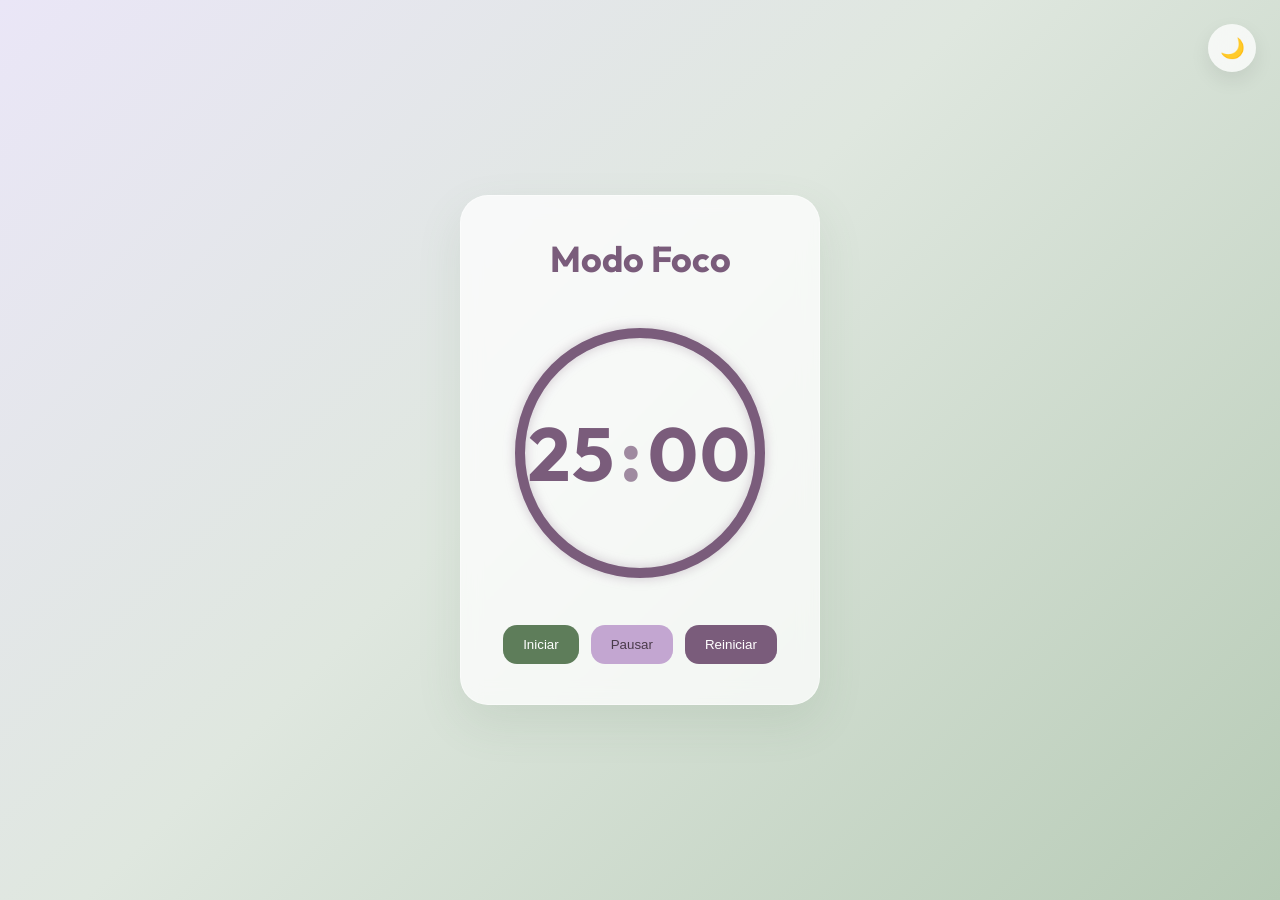
<file: index.html>
<!DOCTYPE html>
<html lang="pt-BR">
<head>
  <meta charset="UTF-8">
  <meta name="viewport" content="width=device-width, initial-scale=1.0">

  <title>Lumora Timer</title>

<link rel="preconnect" href="https://fonts.googleapis.com">
  
  <link
    rel="preconnect"
    href="https://fonts.gstatic.com"
    crossorigin
  >

  <link
    href="https://fonts.googleapis.com/css2?family=Outfit:wght@300;400;500;600;700&display=swap"
    rel="stylesheet"
  >

  <link rel="stylesheet" href="css/style.css">
</head>
<body>

<button class="theme-toggle">🌙</button>

  <main class="timer-app">
    <section class="timer-card" aria-labelledby="timer-title">

      <h1 id="timer-title">Modo Foco</h1>

      <div class="timer-container">

        <svg class="progress-ring" viewBox="0 0 280 280">

          <circle class="progress-background" cx="140" cy="140" r="120"></circle>

          <circle class="progress" cx="140" cy="140" r="120"></circle>
        </svg>

        <div class="timer">

          <div class="picker-wrapper">

          <span class="time-unit minutes" tabindex="0">25</span>
          <div class="picker minutes-picker"></div>
        </div>

          <span class="separator">:</span>

          <div class="picker-wrapper">
          <span class="time-unit seconds" tabindex="0">00</span>
          <div class="picker seconds-picker"></div>
        </div>

      </div>

    </div>

      <p class="finished-message" aria-live="polite">Tempo finalizado!</p>

      <div class="buttons">
        <button class="start">Iniciar</button>
        <button class="pause">Pausar</button>
        <button class="reset">Reiniciar</button>
      </div>

    </section>
  </main>

  <script src="js/script.js"></script>

</body>
</html>
</file>
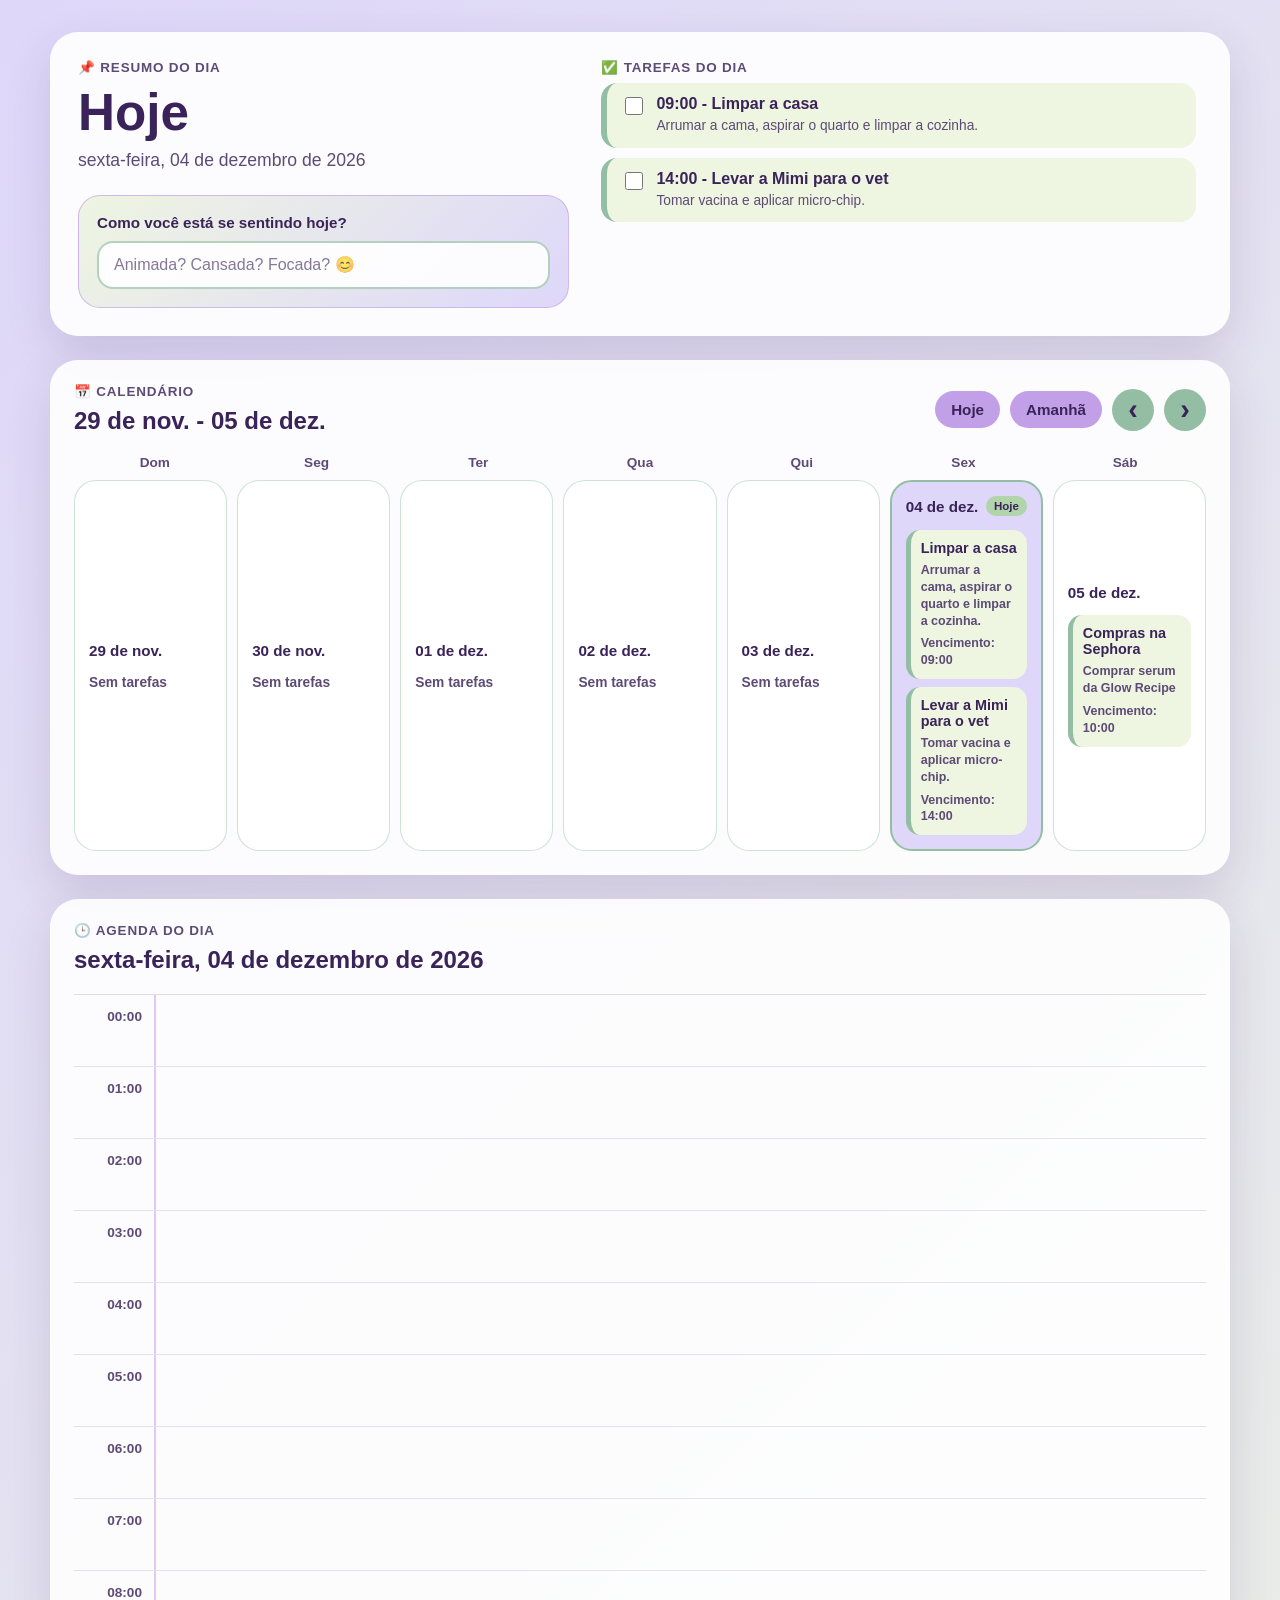
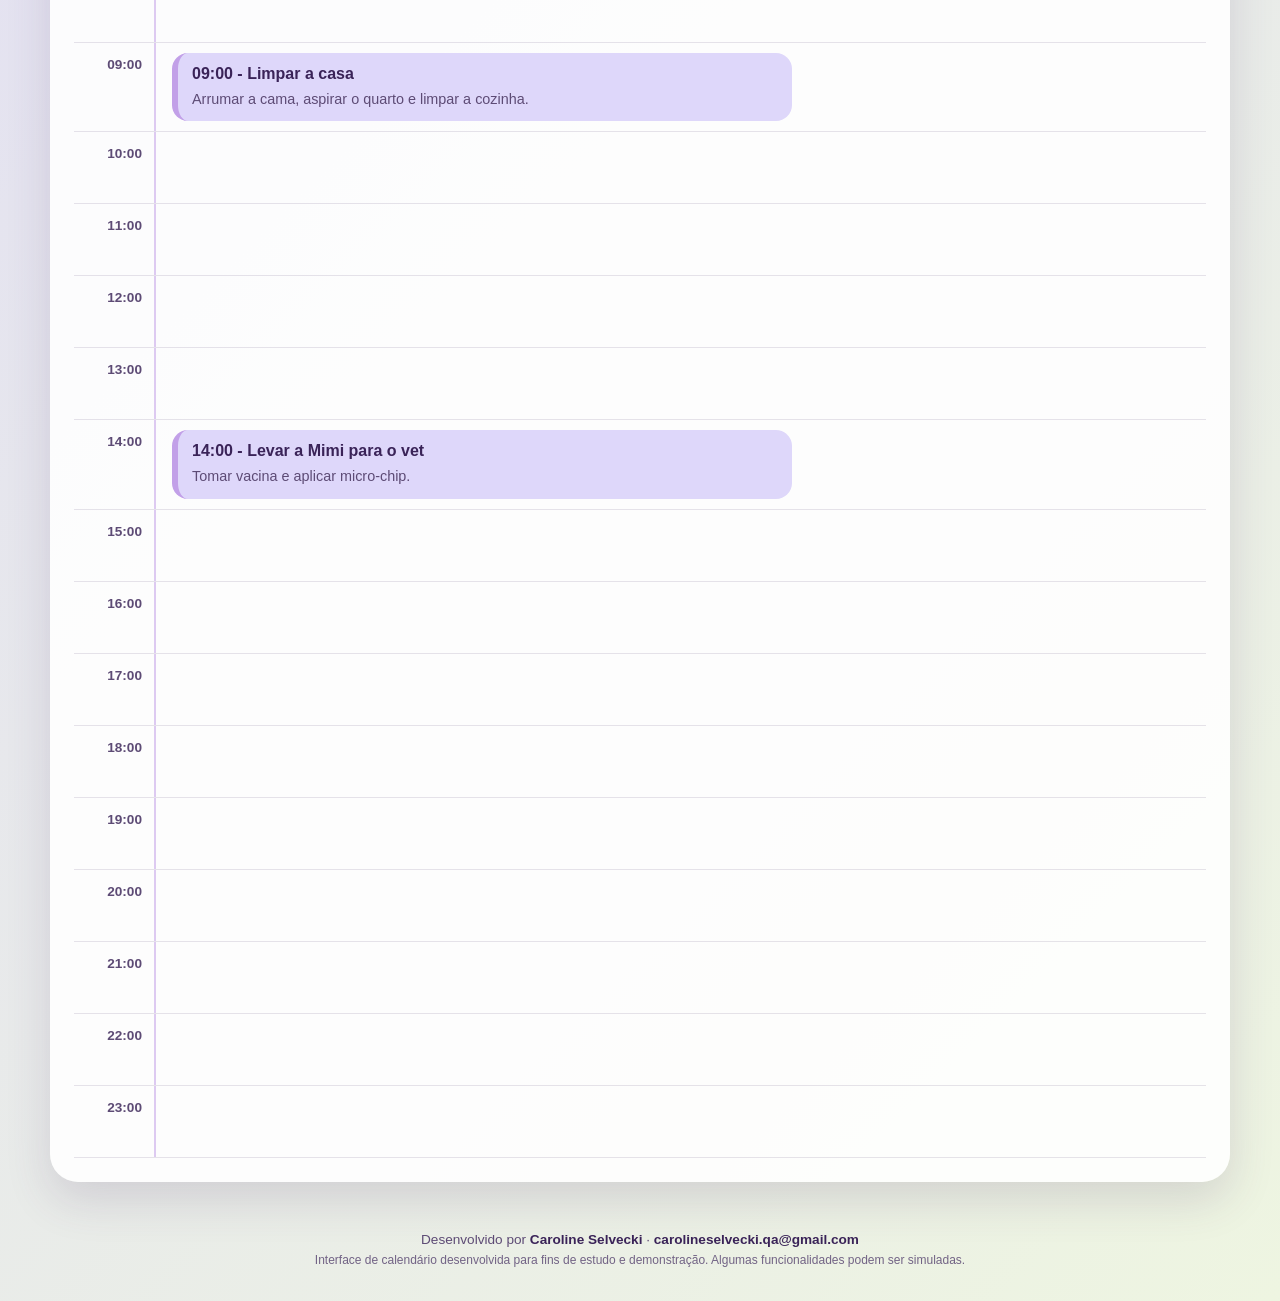
<file: src/src-caroline-calendario/index.html>
<!DOCTYPE html>
<html lang="pt-BR">
<head>

  <meta charset="UTF-8" />
  <meta name="viewport" content="width=device-width, initial-scale=1.0" />

  <title>Calendário Lumora</title>


  <link rel="stylesheet" href="styles.css" />
</head>
<body>
  <main class="calendar-app">
    <!-- selected day summary, mood input and expected tasks -->
    <section class="day-summary">
      <div>
        <!-- Selected day title and full date -->
        <p class="summary-label">📌 Resumo do dia</p>
        <h1 id="summaryTitle">Hoje</h1>
        <p id="summaryFullDate"></p>

        <!-- Mood input -->
        <div class="mood-box">
          <label for="moodInput">Como você está se sentindo hoje?</label>
          <input
            type="text"
            id="moodInput"
            placeholder="Animada? Cansada? Focada? 😊"
            maxlength="120"
          />
        </div>
      </div>

      <!-- Task summary for the selected day -->
      <div class="summary-tasks">
        <p class="summary-label">✅ Tarefas do dia</p>
        <ul id="summaryTasks"></ul>
      </div>
    </section>

    <!-- Weekly calendar section -->
    <section class="calendar-card">
      <header class="calendar-header">
        <div>
          <!-- week range -->
          <p class="summary-label">📅 Calendário</p>
          <h2 id="weekRange"></h2>
        </div>

        <!-- Calendar navigation -->
        <div class="calendar-actions">
          <button id="todayButton" type="button">Hoje</button>
          <button id="tomorrowButton" type="button">Amanhã</button>
          <button id="previousWeekButton" class="arrow-button" type="button">‹</button>
          <button id="nextWeekButton" class="arrow-button" type="button">›</button>
        </div>
      </header>

      <!-- Weekdays -->
      <div class="calendar-weekdays">
        <span>Dom</span>
        <span>Seg</span>
        <span>Ter</span>
        <span>Qua</span>
        <span>Qui</span>
        <span>Sex</span>
        <span>Sáb</span>
      </div>

      <!-- Calendar days in JS -->
      <div id="calendarGrid" class="calendar-grid"></div>
    </section>

    <!-- Full day agenda with 24-hour -->
    <section class="agenda-card">
      <header class="agenda-header">
        <div>
          <p class="summary-label">🕒 Agenda do dia</p>
          <h2 id="agendaTitle"></h2>
        </div>
      </header>

      <!-- Hour rows are created dynamically in JS -->
      <div id="agendaTimeline" class="agenda-timeline"></div>
    </section>
  </main>

  <!-- Footer e minha assinatura do projeto -->
  <footer class="app-footer">
    <p>
      Desenvolvido por <strong>Caroline Selvecki</strong> ·
      <a href="mailto:carolineselvecki@gmail.com">carolineselvecki.qa@gmail.com</a>
    </p>
    <p class="footer-note">
      Interface de calendário desenvolvida para fins de estudo e demonstração. Algumas funcionalidades podem ser simuladas.
    </p>
  </footer>

  <script src="script.js" defer></script>
</body>
</html>
</file>
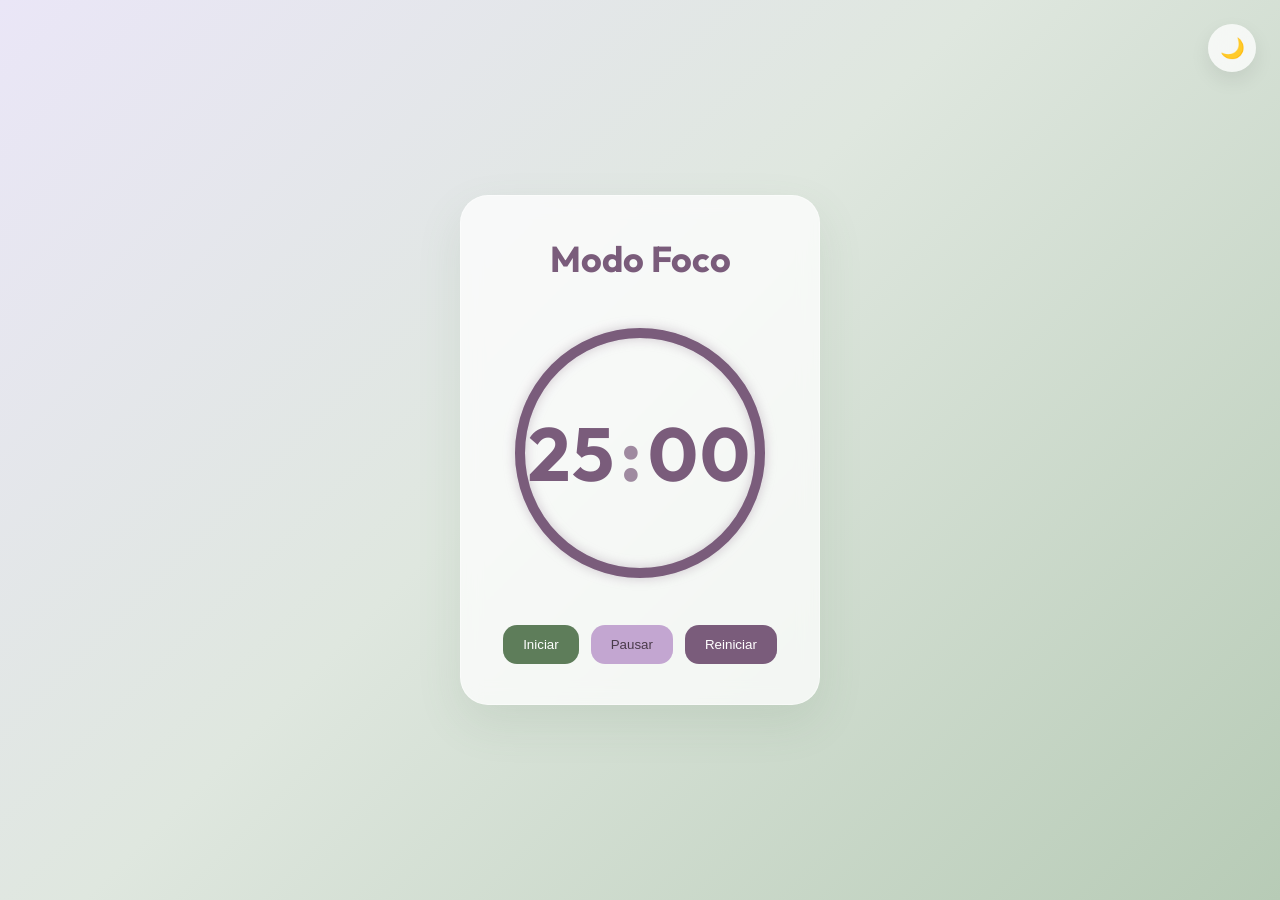
<file: src/timer/index.html>
<!DOCTYPE html>
<html lang="pt-BR">
<head>
  <meta charset="UTF-8">
  <meta name="viewport" content="width=device-width, initial-scale=1.0">
  <title>Lumora Timer</title>

  <!-- Fonte Outfit -->
  <link rel="preconnect" href="https://fonts.googleapis.com">
  <link rel="preconnect" href="https://fonts.gstatic.com" crossorigin>
  <link
    href="https://fonts.googleapis.com/css2?family=Outfit:wght@300;400;500;600;700&display=swap"
    rel="stylesheet"
  >

  <link rel="stylesheet" href="css/style.css">
</head>
<body>

  <!-- Botão de tema -->
  <button class="theme-toggle">🌙</button>

  <main class="timer-app">
    <section class="timer-card" aria-labelledby="timer-title">

      <h1 id="timer-title">Modo Foco</h1>

      <div class="timer-container">

        <!-- Anel de progresso -->
        <svg class="progress-ring" viewBox="0 0 280 280">
          <circle class="progress-background" cx="140" cy="140" r="120"></circle>
          <circle class="progress" cx="140" cy="140" r="120"></circle>
        </svg>

        <!-- Timer com opções de alteração do tempo -->
        <div class="timer">

          <div class="picker-wrapper">
            <span class="time-unit minutes" tabindex="0">25</span>
            <div class="picker minutes-picker"></div>
          </div>

          <span class="separator">:</span>

          <div class="picker-wrapper">
            <span class="time-unit seconds" tabindex="0">00</span>
            <div class="picker seconds-picker"></div>
          </div>

        </div>

      </div>

      <p class="finished-message" aria-live="polite">Tempo finalizado!</p>

      <!-- Botões -->
      <div class="buttons">
        <button class="start">Iniciar</button>
        <button class="pause">Pausar</button>
        <button class="reset">Reiniciar</button>
      </div>

    </section>
  </main>

  <script src="js/script.js"></script>

</body>
</html>
</file>
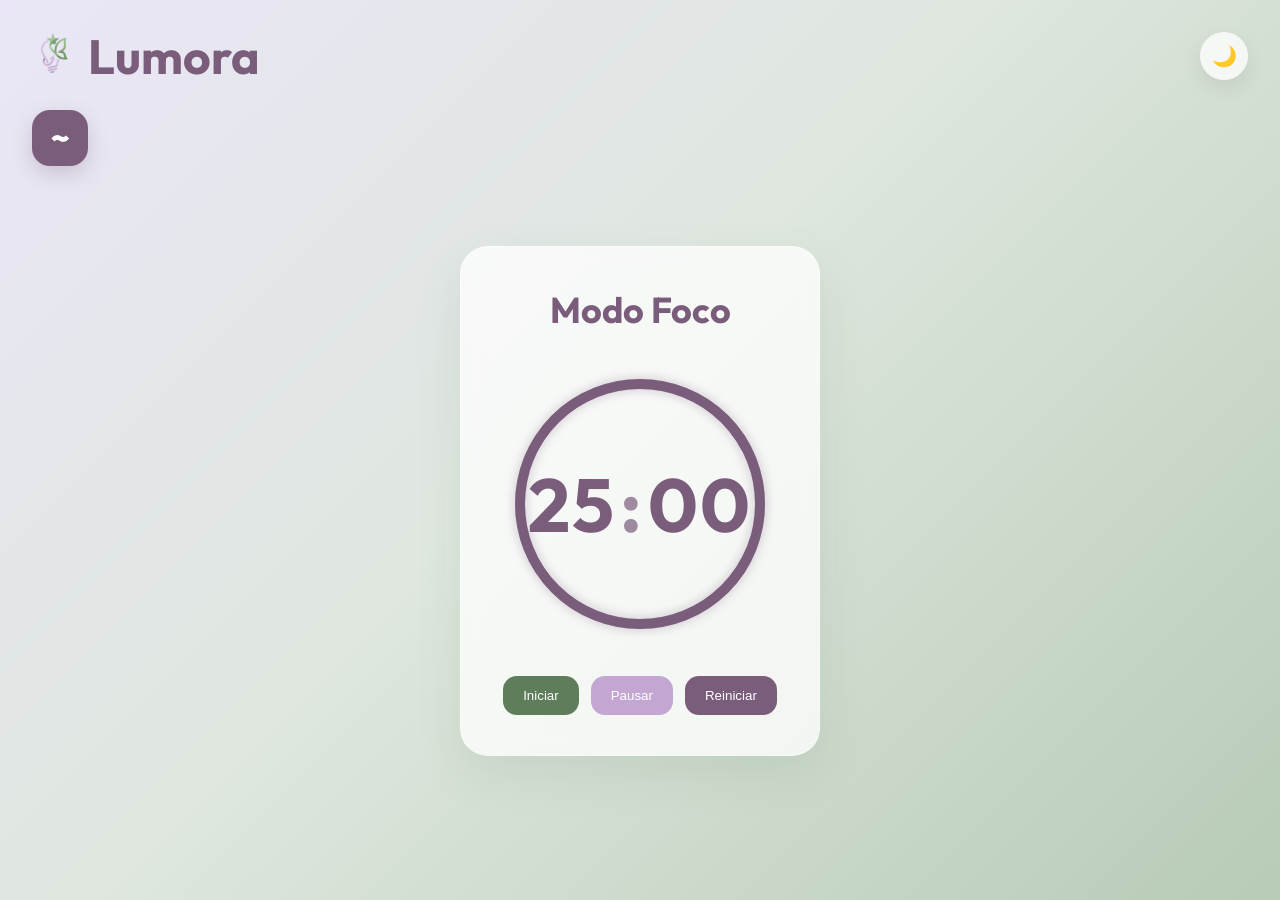
<file: src/aplicacao/timer/index.html>
<!DOCTYPE html>
<html lang="pt-BR">
<head>
  <meta charset="UTF-8">
  <meta name="viewport" content="width=device-width, initial-scale=1.0">
  <title>Lumora Timer</title>

  <!-- Fonte Outfit -->
  <link rel="preconnect" href="https://fonts.googleapis.com">
  <link rel="preconnect" href="https://fonts.gstatic.com" crossorigin>
  <link
    href="https://fonts.googleapis.com/css2?family=Outfit:wght@300;400;500;600;700&display=swap"
    rel="stylesheet"
  >

  <link rel="stylesheet" href="css/style.css">
</head>

<body class="timer-page">

  <!-- Topo -->
   <header class="top-bar">

    <div class="logo-area">
      <img src="../src/img/logo.png" alt="Logo Lumora" class="logo">
      <h2 class="logo-title">Lumora</h2>
    </div>

    <!-- Botão tema -->
     <button class="theme-toggle">🌙</button>

   </header>

   <!-- Botão voltar -->
   <a href="../to-do-list/index.html" class="back-button">~</a> 
     
  <!-- Timer -->
  <main class="timer-app">
    <section class="timer-card" aria-labelledby="timer-title">

      <h1 id="timer-title">Modo Foco</h1>

      <div class="timer-container">

        <!-- Anel de progresso -->
        <svg class="progress-ring" viewBox="0 0 280 280">
          <circle class="progress-background" cx="140" cy="140" r="120"></circle>
          <circle class="progress" cx="140" cy="140" r="120"></circle>
        </svg>

        <!-- Timer com opções de alteração do tempo -->
        <div class="timer">

          <div class="picker-wrapper">
            <span class="time-unit minutes" tabindex="0">25</span>
            <div class="picker minutes-picker"></div>
          </div>

          <span class="separator">:</span>

          <div class="picker-wrapper">
            <span class="time-unit seconds" tabindex="0">00</span>
            <div class="picker seconds-picker"></div>
          </div>

        </div>

      </div>

      <p class="finished-message" aria-live="polite">Tempo finalizado!</p>

      <!-- Botões -->
      <div class="buttons">
        <button class="start">Iniciar</button>
        <button class="pause">Pausar</button>
        <button class="reset">Reiniciar</button>
      </div>

    </section>
  </main>

  <script src="js/script.js"></script>

</body>
</html>
</file>
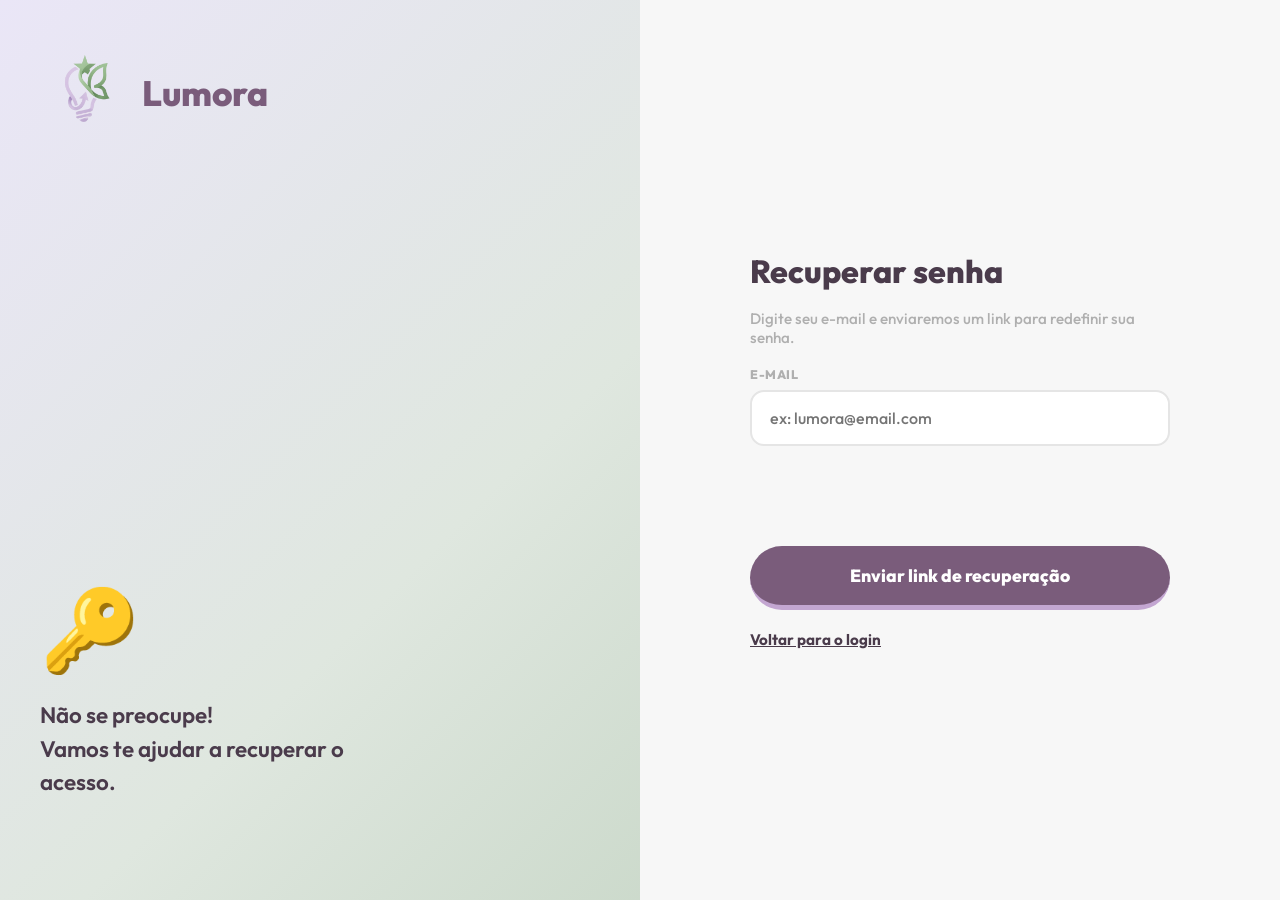
<file: src/aplicacao/login/recuperar-senha.html>
<!doctype html>
<html lang="pt-br">
<head>
  <meta charset="UTF-8" />
  <meta name="viewport" content="width=device-width, initial-scale=1.0" />
  <title>Lumora - Recuperar Senha</title>
  <link rel="preconnect" href="https://fonts.googleapis.com">
  <link href="https://fonts.googleapis.com/css2?family=Outfit:wght@400;600;800&display=swap" rel="stylesheet">
  <link rel="stylesheet" href="style.css">
</head>
<body>

  <div class="container">

    <div class="left-panel">
      <div class="brand">
        <img src="../src/img/logo.png" alt="Logo Lumora" class="logo">
        <span class="brand-name">Lumora</span>
      </div>
      <div class="illustration">
        <div class="emoji-illustration">🔑</div>
        <p class="illustration-text">Não se preocupe!<br>Vamos te ajudar a recuperar o acesso.</p>
      </div>
    </div>

    <div class="right-panel">
      <div class="form-wrapper">

        <h1 class="form-title">Recuperar senha</h1>
        <p class="form-subtitle">Digite seu e-mail e enviaremos um link para redefinir sua senha.</p>

        <div class="form-group">
          <label for="email">E-MAIL</label>
          <input type="email" id="email" placeholder="ex: lumora@email.com" />
        </div>

        <p class="error-msg" id="error-msg"></p>
        <p class="success-msg" id="success-msg"></p>

        <button class="btn-primary" id="btn-recuperar">Enviar link de recuperação</button>

        <div class="form-links">
          <a href="index.html">Voltar para o login</a>
        </div>

      </div>
    </div>

  </div>

  <script src="recuperar-senha.js"></script>
</body>
</html>
</file>
<file: css/style.css>
:root {
  --partician-purple: #7A5C7B;
  --sheer-lilac: #C3A6D1;
  --lavender-fog: #EAE6F7;
  --silt-green: #B7CBB6;
  --english-ivy: #5E7D5A;
  --text-main: #4A3B4B;
  --white: #ffffff;

  --bg-gradient-light:linear-gradient(
    135deg,
    var(--lavender-fog) 0%,
    #dfe7df 45%,
    var(--silt-green) 100%
  );

  --bg-dark:linear-gradient(
    135deg,
    #1f1c24 0%,
    #2a2433 50%,
    #1f2a25 100%
  );

  --card-dark:rgba(35,35,42,0.75);
  --text-dark:#f3eef7;
}

* {
  box-sizing: border-box;
}

body {
  margin: 0;
  min-height: 100vh;
  display: flex;
  align-items: center;
  justify-content: center;
  font-family: 'Outfit', sans-serif;
  background: var(--bg-gradient-light);
  transition: background 0.3s ease;
}

.timer-card {
  width: 360px;
  padding: 40px 32px;
  border-radius: 28px;
  background: rgba(255, 255, 255, 0.75);
  border: 1px solid rgba(255, 255, 255, 0.4);
  backdrop-filter: blur(10px);
  box-shadow: 0 18px 45px rgba(94, 125, 90, 0.12);
  text-align: center;
}

h1 {
  margin: 0 0 8px;
  color: var(--partician-purple);
  font-size: 36px;
}

.timer-container {
  position: relative;
  width: 280px;
  height: 280px;
  margin: 32px auto;
}

.progress-ring {
  width: 100%;
  height: 100%;
  transform: rotate(-90deg);
}

.progress-background,
.progress {
  fill: none;
  stroke-width: 10;
}

.progress-background {
  stroke: rgba(122, 92, 123, 0.15);
}

.progress {
  stroke: var(--partician-purple);
  stroke-linecap: round;
  stroke-dasharray: 754;
  stroke-dashoffset: 0;
  transition: stroke-dashoffset 1s linear;
  filter: drop-shadow(0 0 6px rgba(122, 92, 123, 0.35));
}

.timer {
  position: absolute;
  inset: 0;
  display: flex;
  align-items: center;
  justify-content: center;
  gap: 4px;
  color: var(--partician-purple);
  font-size: 75px;
  font-weight: bold;
  letter-spacing: 2px;
}

.separator {
  opacity: 0.7;
}

.picker-wrapper {
  position: relative;
}

.time-unit {
  min-width: 90px;
  text-align: center;
  border-radius: 16px;
  cursor: pointer;
  user-select: none;
  transition:
    background 0.2s ease,
    transform 0.2s ease;
}

.time-unit:hover {
  background: rgba(122, 92, 123, 0.08);
  transform: scale(1.03);
}

.time-unit:active {
  transform: scale(0.98);
}

.picker {
  position: absolute;
  top: 100%;
  left: 50%;
  transform: translateX(-50%);
  display: none;
  flex-direction: column;
  max-height: 180px;
  overflow-y: auto;
  padding: 8px;
  border-radius: 18px;
  background: rgba(255,255,255,0.92);
  backdrop-filter: blur(14px);
  box-shadow: 0 10px 30px rgba(0,0,0,0.12);
  z-index: 100;
}

.picker.show {
  display: flex;
}

.picker-option {
  padding: 10px 16px;
  border-radius: 12px;
  cursor: pointer;
  font-size: 18px;
  color: var(--text-main);
  transition: 0.2s;
}

.picker-option:hover {
  background: rgba(122,92,123,0.08);
}

.finished-message {
  display: none;
  margin-bottom: 24px;
  color: var(--english-ivy);
  font-size: 18px;
  font-weight: bold;
}

.buttons {
  display: flex;
  gap: 12px;
  justify-content: center;
}

button {
  padding: 12px 20px;
  border: none;
  border-radius: 14px;
  color: var(--white);
  cursor: pointer;
  transition: 0.2s;
}

button:hover {
  opacity: 0.9;
}

button:disabled {
  opacity: 0.7;
  cursor: not-allowed;
}

 button:focus-visible,
  .time-unit:focus-visible,
  .picker-option:focus-visible,
  .theme-toggle:focus-visible {
    outline: 3px solid rgba(122, 92, 123, 0.35);
    outline-offset: 4px;
  }

.start {
  background: var(--english-ivy);
}

.pause {
  background: var(--sheer-lilac);
  color: var(--text-main);
}

.reset {
  background: var(--partician-purple);
}

.theme-toggle {
  position:fixed;
  top: 24px;
  right:24px;
  width:48px;
  height:48px;
  border:none;
  border-radius:50%;
  display: flex;
  align-items: center;
  justify-content: center;
  font-size:20px;
  cursor:pointer;
  z-index: 1000;
  background:rgba(255,255,255,0.75);
  backdrop-filter:blur(12px);
  box-shadow: 0 8px 20px rgba(0,0,0,0.08);
  transition:
  transform 0.2s ease,
  background 0.3s ease;
}

.theme-toggle:hover {
  transform:scale(1.08);
}

body.dark {
  background:var(--bg-dark);
}

body.dark .timer-card {
  background:var(--card-dark);
  border:1px solid rgba(255,255,255,0.08);
}

body.dark h1,
body.dark .timer,
body.dark .separator,
body.dark .time-unit {
  color:var(--text-dark);
}

body.dark .progress-background {
  stroke:rgba(255,255,255,0.08);
}

body.dark .theme-toggle {
  background:rgba(255,255,255,0.08);
  color:white;
}

body.dark .time-unit:hover {
  background:rgba(255,255,255,0.06);
}

body.dark .picker {
  background: rgba(35,35,42,0.96);
}

body.dark .picker-option {
  color: white;
}

body.dark .picker-option:hover {
  background: rgba(255,255,255,0.08);
}

@media (max-width: 480px) {
  .timer-card {
    width: 92%;
    padding: 32px 20px;
  }

  .timer-container {
    width: 230px;
    height: 230px;
  }

  .timer {
    font-size: 58px;
  }

  h1 {
    font-size: 30px;
  }
  
  .buttons {
    flex-direction: column;
  }

  button {
    width: 100%;
  }
}
</file>
<file: src/src-caroline-calendario/styles.css>
/* Color palette and reusable values */
:root {
  --mystic-mauve: #C2A0E8;
  --calming-purple: #DED7FA;
  --loafer: #EEF5E1;
  --green-tint: #B2D4AB;
  --shiny-pale-green: #93BEA4;
  --text-main: #2f2142;
  --text-muted: #5d4b75;
  --dark-purple: #3a2358;
  --white: #ffffff;
}

/* Makes sizing easier to control */
* {
  box-sizing: border-box;
}

/* Page background and default font */
body {
  margin: 0;
  min-height: 100vh;
  font-family: Arial, Helvetica, sans-serif;
  color: var(--text-main);
  background: linear-gradient(135deg, var(--calming-purple), var(--loafer));
}

/* Main page wrapper */
.calendar-app {
  width: min(1180px, calc(100% - 32px));
  margin: 0 auto;
  padding: 32px 0 0;
}

/* Shared card style */
.day-summary,
.calendar-card,
.agenda-card {
  background: rgba(255, 255, 255, 0.9);
  border-radius: 28px;
  box-shadow: 0 18px 45px rgba(80, 58, 105, 0.16);
}

/* Top summary layout */
.day-summary {
  display: grid;
  grid-template-columns: 0.9fr 1.1fr;
  gap: 32px;
  padding: 28px;
  margin-bottom: 24px;
}

/* Small uppercase labels used in sections */
.summary-label {
  margin: 0 0 8px;
  color: var(--text-muted);
  font-size: 0.84rem;
  font-weight: 700;
  letter-spacing: 0.06em;
  text-transform: uppercase;
}

h1,
h2,
p {
  margin-top: 0;
}

/* Selected day title */
h1 {
  margin-bottom: 8px;
  font-size: clamp(2rem, 4vw, 3.5rem);
  color: var(--dark-purple);
}

/* Section titles */
h2 {
  margin-bottom: 0;
  color: var(--dark-purple);
}

/* Full selected date text */
#summaryFullDate {
  margin-bottom: 0;
  color: var(--text-muted);
  font-size: 1.1rem;
}

/* Mood input container */
.mood-box {
  margin-top: 24px;
  padding: 18px;
  border-radius: 22px;
  background: linear-gradient(135deg, var(--loafer), var(--calming-purple));
  border: 1px solid rgba(194, 160, 232, 0.65);
}

.mood-box label {
  display: block;
  margin-bottom: 10px;
  color: var(--dark-purple);
  font-size: 0.95rem;
  font-weight: 800;
}

/* Text input accepts normal text and emojis */
#moodInput {
  width: 100%;
  border: 2px solid rgba(147, 190, 164, 0.7);
  border-radius: 16px;
  padding: 13px 15px;
  background: rgba(255, 255, 255, 0.9);
  color: var(--dark-purple);
  font-size: 1rem;
  outline: none;
}

#moodInput::placeholder {
  color: rgba(93, 75, 117, 0.75);
}

/* Focus state for better UX */
#moodInput:focus {
  border-color: var(--mystic-mauve);
  box-shadow: 0 0 0 4px rgba(194, 160, 232, 0.25);
}

/* Task summary has room for future backend tasks */
.summary-tasks {
  min-height: 180px;
}

.summary-tasks ul {
  list-style: none;
  padding: 0;
  margin: 0;
  display: grid;
  gap: 10px;
  max-height: 240px;
  overflow-y: auto;
  padding-right: 6px;
}

.summary-tasks li {
  padding: 12px 14px;
  border-radius: 16px;
  background: var(--loafer);
  border-left: 6px solid var(--shiny-pale-green);
  color: var(--dark-purple);
}

/* Checkbox + task text alignment */
.task-check-row {
  display: flex;
  align-items: flex-start;
  gap: 10px;
}

.task-checkbox {
  width: 18px;
  height: 18px;
  margin-top: 2px;
  accent-color: var(--shiny-pale-green);
  cursor: pointer;
}

.summary-task-content {
  display: grid;
  gap: 4px;
}

.summary-task-title {
  font-weight: 800;
}

.summary-task-description {
  color: var(--text-muted);
  font-size: 0.86rem;
  line-height: 1.35;
}

/* Completed task state */
.task-completed .summary-task-title,
.task-completed .summary-task-description,
.task-completed .task-title,
.task-completed .task-description,
.task-completed .task-due,
.task-completed strong,
.task-completed p {
  text-decoration: line-through;
  opacity: 0.65;
}

/* Calendar and agenda cards */
.calendar-card,
.agenda-card {
  padding: 24px;
}

.calendar-card {
  margin-bottom: 24px;
}

/* Header rows for calendar and agenda */
.calendar-header,
.agenda-header {
  display: flex;
  justify-content: space-between;
  gap: 20px;
  align-items: center;
  margin-bottom: 20px;
}

.calendar-actions {
  display: flex;
  align-items: center;
  gap: 10px;
  flex-wrap: wrap;
}

/* Main button style */
button {
  border: 0;
  border-radius: 999px;
  padding: 10px 16px;
  background: var(--mystic-mauve);
  color: var(--dark-purple);
  font-size: 0.95rem;
  font-weight: 800;
  cursor: pointer;
}

button:hover {
  filter: brightness(0.97);
}

/* Week navigation arrows */
.arrow-button {
  width: 42px;
  height: 42px;
  padding: 0;
  font-size: 1.8rem;
  background: var(--shiny-pale-green);
  color: var(--dark-purple);
}

/* Weekly calendar grid */
.calendar-weekdays,
.calendar-grid {
  display: grid;
  grid-template-columns: repeat(7, 1fr);
}

.calendar-weekdays {
  margin-bottom: 10px;
  color: var(--text-muted);
  font-size: 0.85rem;
  font-weight: 700;
  text-align: center;
}

.calendar-grid {
  gap: 10px;
}

/* Individual day card */
.day-cell {
  min-height: 210px;
  padding: 14px;
  border: 1px solid rgba(147, 190, 164, 0.45);
  border-radius: 22px;
  background: var(--white);
  cursor: pointer;
  text-align: left;
  color: var(--dark-purple);
}

.day-cell:hover {
  border-color: var(--mystic-mauve);
}

/* Selected day state */
.day-cell.is-selected {
  background: var(--calming-purple);
  border-color: var(--mystic-mauve);
  color: var(--dark-purple);
}

/* Current day highlight */
.day-cell.is-today {
  border: 2px solid var(--shiny-pale-green);
}

.day-number {
  display: flex;
  justify-content: space-between;
  align-items: center;
  margin-bottom: 14px;
  font-weight: 800;
}

/* Small “Hoje” badge */
.today-pill {
  padding: 4px 8px;
  border-radius: 999px;
  background: var(--green-tint);
  color: var(--dark-purple);
  font-size: 0.72rem;
}

/* Task preview inside calendar cells */
.task-card {
  display: grid;
  gap: 6px;
  margin-top: 8px;
  padding: 10px;
  border-radius: 14px;
  background: var(--loafer);
  border-left: 5px solid var(--shiny-pale-green);
}

.task-title {
  font-weight: 800;
  font-size: 0.9rem;
  color: var(--dark-purple);
}

.task-description,
.task-due {
  color: var(--text-muted);
  font-size: 0.78rem;
  line-height: 1.35;
}

.empty-day {
  color: var(--text-muted);
  font-size: 0.86rem;
}

/* Full day agenda timeline */
.agenda-timeline {
  display: grid;
  border-top: 1px solid rgba(58, 35, 88, 0.15);
}

.agenda-hour {
  display: grid;
  grid-template-columns: 80px 1fr;
  min-height: 72px;
  border-bottom: 1px solid rgba(58, 35, 88, 0.12);
}

.agenda-time {
  padding: 14px 12px 0 0;
  color: var(--text-muted);
  font-size: 0.85rem;
  font-weight: 800;
  text-align: right;
}

.agenda-content {
  position: relative;
  padding: 10px 0 10px 16px;
  border-left: 2px solid rgba(194, 160, 232, 0.55);
}

/* Task block inside the 24h agenda */
.agenda-task {
  max-width: 620px;
  padding: 12px 14px;
  border-radius: 16px;
  background: var(--calming-purple);
  border-left: 6px solid var(--mystic-mauve);
  color: var(--dark-purple);
}

.agenda-task strong {
  display: block;
  margin-bottom: 6px;
}

.agenda-task p {
  margin-bottom: 0;
  color: var(--text-muted);
  font-size: 0.9rem;
  line-height: 1.4;
}

/* Footer / project signature */
.app-footer {
  width: min(1180px, calc(100% - 32px));
  margin: 32px auto 0;
  padding: 18px 12px 28px;
  text-align: center;
  color: var(--text-muted);
  font-size: 0.85rem;
}

.app-footer p {
  margin-bottom: 6px;
}

.app-footer strong {
  color: var(--dark-purple);
}

.app-footer a {
  color: var(--dark-purple);
  text-decoration: none;
  font-weight: 700;
}

.app-footer a:hover {
  text-decoration: underline;
}

.footer-note {
  margin-bottom: 0;
  font-size: 0.75rem;
  opacity: 0.85;
}

/* Mobile layout */
@media (max-width: 850px) {
  .day-summary,
  .calendar-header,
  .agenda-header {
    grid-template-columns: 1fr;
    flex-direction: column;
    align-items: stretch;
  }

  .calendar-grid {
    grid-template-columns: 1fr;
  }

  .calendar-weekdays {
    display: none;
  }

  .agenda-hour {
    grid-template-columns: 64px 1fr;
  }
}
</file>
<file: src/timer/css/style.css>
:root {
  --partician-purple: #7A5C7B;
  --sheer-lilac: #C3A6D1;
  --lavender-fog: #EAE6F7;
  --silt-green: #B7CBB6;
  --english-ivy: #5E7D5A;
  --text-main: #4A3B4B;
  --white: #ffffff;

  --bg-gradient-light: linear-gradient(
    135deg,
    var(--lavender-fog) 0%,
    #dfe7df 45%,
    var(--silt-green) 100%
  );

  --bg-dark: linear-gradient(
    135deg,
    #1f1c24 0%,
    #2a2433 50%,
    #1f2a25 100%
  );

  --card-dark: rgba(35, 35, 42, 0.75);
  --text-dark: #f3eef7;
}

* {
  box-sizing: border-box;
}

/* Layout da página */

body {
  margin: 0;
  min-height: 100vh;
  display: flex;
  align-items: center;
  justify-content: center;
  font-family: 'Outfit', sans-serif;
  background: var(--bg-gradient-light);
  transition: background 0.3s ease;
}

/* Card Principal */

.timer-card {
  width: 360px;
  padding: 40px 32px;
  border-radius: 28px;
  background: rgba(255, 255, 255, 0.75);
  border: 1px solid rgba(255, 255, 255, 0.4);
  backdrop-filter: blur(10px);
  box-shadow: 0 18px 45px rgba(94, 125, 90, 0.12);
  text-align: center;
}

h1 {
  margin: 0 0 8px;
  color: var(--partician-purple);
  font-size: 36px;
}

/* Área do Timer */

.timer-container {
  position: relative;
  width: 280px;
  height: 280px;
  margin: 32px auto;
}

.progress-ring {
  width: 100%;
  height: 100%;
  transform: rotate(-90deg);
}

.progress-background,
.progress {
  fill: none;
  stroke-width: 10;
}

.progress-background {
  stroke: rgba(122, 92, 123, 0.15);
}

/* Anel de progresso */

.progress {
  stroke: var(--partician-purple);
  stroke-linecap: round;
  stroke-dasharray: 754;
  stroke-dashoffset: 0;
  transition: stroke-dashoffset 1s linear;
  filter: drop-shadow(0 0 6px rgba(122, 92, 123, 0.35));
}

/* Card do timer */

.timer {
  position: absolute;
  inset: 0;
  display: flex;
  align-items: center;
  justify-content: center;
  gap: 4px;
  color: var(--partician-purple);
  font-size: 75px;
  font-weight: bold;
  letter-spacing: 2px;
}

.separator {
  opacity: 0.7;
}

/* Seleção de minutos e segundos */

.picker-wrapper {
  position: relative;
}

.time-unit {
  min-width: 90px;
  text-align: center;
  border-radius: 16px;
  cursor: pointer;
  user-select: none;
  transition:
    background 0.2s ease,
    transform 0.2s ease;
}

.time-unit:hover {
  background: rgba(122, 92, 123, 0.08);
  transform: scale(1.03);
}

.time-unit:active {
  transform: scale(0.98);
}

.picker {
  position: absolute;
  top: 100%;
  left: 50%;
  transform: translateX(-50%);
  display: none;
  flex-direction: column;
  max-height: 180px;
  overflow-y: auto;
  padding: 8px;
  border-radius: 18px;
  background: rgba(255, 255, 255, 0.92);
  backdrop-filter: blur(14px);
  box-shadow: 0 10px 30px rgba(0, 0, 0, 0.12);
  z-index: 100;
}

.picker.show {
  display: flex;
}

.picker-option {
  padding: 10px 16px;
  border-radius: 12px;
  cursor: pointer;
  font-size: 18px;
  color: var(--text-main);
  transition: 0.2s;
}

.picker-option:hover {
  background: rgba(122, 92, 123, 0.08);
}

/* Mensagem de finalização do timer */

.finished-message {
  display: none;
  margin-bottom: 24px;
  color: var(--english-ivy);
  font-size: 18px;
  font-weight: bold;
}

/* Botões */

.buttons {
  display: flex;
  gap: 12px;
  justify-content: center;
}

button {
  padding: 12px 20px;
  border: none;
  border-radius: 14px;
  color: var(--white);
  cursor: pointer;
  transition: 0.2s;
}

button:hover {
  opacity: 0.9;
}

button:disabled {
  opacity: 0.7;
  cursor: not-allowed;
}

button:focus-visible,
.time-unit:focus-visible,
.picker-option:focus-visible,
.theme-toggle:focus-visible {
  outline: 3px solid rgba(122, 92, 123, 0.35);
  outline-offset: 4px;
}

.start {
  background: var(--english-ivy);
}

.pause {
  background: var(--sheer-lilac);
  color: var(--text-main);
}

.reset {
  background: var(--partician-purple);
}

/* Botão de alterar tema */

.theme-toggle {
  position: fixed;
  top: 24px;
  right: 24px;
  width: 48px;
  height: 48px;
  border: none;
  border-radius: 50%;
  display: flex;
  align-items: center;
  justify-content: center;
  font-size: 20px;
  cursor: pointer;
  z-index: 1000;
  background: rgba(255, 255, 255, 0.75);
  backdrop-filter: blur(12px);
  box-shadow: 0 8px 20px rgba(0, 0, 0, 0.08);
  transition:
   transform 0.2s ease,
   background 0.3s ease;
}

.theme-toggle:hover {
  transform: scale(1.08);
}

/* Tema escuro */

body.dark {
  background: var(--bg-dark);
}

body.dark .timer-card {
  background: var(--card-dark);
  border: 1px solid rgba(255, 255, 255, 0.08);
}

body.dark h1,
body.dark .timer,
body.dark .separator,
body.dark .time-unit {
  color: var(--text-dark);
}

body.dark .progress-background {
  stroke: rgba(255, 255, 255, 0.08);
}

body.dark .theme-toggle {
  background: rgba(255, 255, 255, 0.08);
  color: white;
}

body.dark .time-unit:hover {
  background: rgba(255, 255, 255, 0.06);
}

body.dark .picker {
  background: rgba(35, 35, 42, 0.96);
}

body.dark .picker-option {
  color: white;
}

body.dark .picker-option:hover {
  background: rgba(255, 255, 255, 0.08);
}

/* Responsividade */

@media (max-width: 480px) {
  .timer-card {
    width: 92%;
    padding: 32px 20px;
  }

  .timer-container {
    width: 230px;
    height: 230px;
  }

  .timer {
    font-size: 58px;
  }

  h1 {
    font-size: 30px;
  }
  
  .buttons {
    flex-direction: column;
  }

  button {
    width: 100%;
  }
}
</file>
<file: src/aplicacao/timer/css/style.css>
:root {
  --partician-purple: #7A5C7B;
  --sheer-lilac: #C3A6D1;
  --lavender-fog: #EAE6F7;
  --silt-green: #B7CBB6;
  --english-ivy: #5E7D5A;
  --text-main: #4A3B4B;
  --white: #ffffff;
  --color-gray-dark: #4b4b4b;
  --color-purple-dark: #7a5c7b;

  --bg-gradient-light: linear-gradient(
    135deg,
    var(--lavender-fog) 0%,
    #dfe7df 45%,
    var(--silt-green) 100%
  );

  --bg-dark: linear-gradient(
    135deg,
    #1f1c24 0%,
    #2a2433 50%,
    #1f2a25 100%
  );

  --card-dark: rgba(35, 35, 42, 0.75);
  --text-dark: #f3eef7;
}

* {
  box-sizing: border-box;
}

/* Layout da página */

body.timer-page {
  margin: 0;
  min-height: 100vh;
  overflow-x: hidden;
  font-family: 'Outfit', sans-serif;
  background: var(--bg-gradient-light);
  transition: background 0.3s ease;
  color: var(--text-main);
}

/* Topo */

.top-bar {
  display: flex;
  justify-content: space-between;
  align-items: center;
  padding: 24px 32px;
}

.logo-area {
  display: flex;
  align-items: center;
  gap: 14px;
}

.logo {
  width: 42px;
}

.logo-title {
  margin: 0;
  font-size: 48px;
  color: var(--partician-purple);
}

/* Botão voltar */

.back-button {
  position: absolute;
  top: 110px;
  left: 32px;
  width: 56px;
  height: 56px;
  display: flex;
  align-items: center;
  justify-content: center;
  border-radius: 18px;
  background: var(--partician-purple);
  color: var(--white);
  text-decoration: none;
  font-size: 32px;
  font-weight: 900;
  box-shadow: 0 8px 20px rgba(122, 92, 123, 0.25);
  backdrop-filter: blur(10px);
  transition: 
   transform 0.2s ease,
   opacity 0.2s ease;
}

.back-button:hover {
  transform: translateX(-3px) scale(1.04);
  opacity: 0.95;
}

.timer-app {
  width: 100%;
  min-height: calc(100vh - 120px);
  display: flex;
  justify-content: center;
  align-items: center;
}

/* Card Principal */

.timer-card {
  width: 360px;
  padding: 40px 32px;
  border-radius: 28px;
  background: rgba(255, 255, 255, 0.75);
  border: 1px solid rgba(255, 255, 255, 0.4);
  backdrop-filter: blur(10px);
  box-shadow: 0 18px 45px rgba(94, 125, 90, 0.12);
  text-align: center;
}

.timer-card h1 {
  margin: 0 0 8px;
  color: var(--partician-purple);
  font-size: 36px;
}

/* Área do Timer */

.timer-container {
  position: relative;
  width: 280px;
  height: 280px;
  margin: 32px auto;
}

.progress-ring {
  width: 100%;
  height: 100%;
  transform: rotate(-90deg);
}

.progress-background,
.progress {
  fill: none;
  stroke-width: 10;
}

.progress-background {
  stroke: rgba(122, 92, 123, 0.15);
}

/* Anel de progresso */

.progress {
  stroke: var(--partician-purple);
  stroke-linecap: round;
  stroke-dasharray: 754;
  stroke-dashoffset: 0;
  transition: stroke-dashoffset 1s linear;
  filter: drop-shadow(0 0 6px rgba(122, 92, 123, 0.35));
}

/* Card do timer */

.timer {
  position: absolute;
  inset: 0;
  display: flex;
  align-items: center;
  justify-content: center;
  gap: 4px;
  color: var(--partician-purple);
  font-size: 75px;
  font-weight: bold;
  letter-spacing: 2px;
}

.separator {
  opacity: 0.7;
}

/* Seleção de minutos e segundos */

.picker-wrapper {
  position: relative;
}

.time-unit {
  min-width: 90px;
  text-align: center;
  border-radius: 16px;
  cursor: pointer;
  user-select: none;
  transition:
    background 0.2s ease,
    transform 0.2s ease;
}

.time-unit:hover {
  background: rgba(122, 92, 123, 0.08);
  transform: scale(1.03);
}

.time-unit:active {
  transform: scale(0.98);
}

.picker {
  position: absolute;
  top: 100%;
  left: 50%;
  transform: translateX(-50%);
  display: none;
  flex-direction: column;
  max-height: 180px;
  overflow-y: auto;
  padding: 8px;
  border-radius: 18px;
  background: rgba(255, 255, 255, 0.92);
  backdrop-filter: blur(14px);
  box-shadow: 0 10px 30px rgba(0, 0, 0, 0.12);
  z-index: 100;
}

.picker.show {
  display: flex;
}

.picker-option {
  padding: 10px 16px;
  border-radius: 12px;
  cursor: pointer;
  font-size: 18px;
  color: var(--text-main);
  transition: 0.2s;
}

.picker-option:hover {
  background: rgba(122, 92, 123, 0.08);
}

/* Mensagem de finalização do timer */

.finished-message {
  display: none;
  margin-bottom: 24px;
  color: var(--english-ivy);
  font-size: 18px;
  font-weight: bold;
}

/* Botões */

.buttons {
  display: flex;
  gap: 12px;
  justify-content: center;
}

.timer-card .buttons button {
  padding: 12px 20px;
  border: none;
  border-radius: 14px;
  color: var(--white);
  cursor: pointer;
  transition: 0.2s;
}

.timer-card .buttons button:hover {
  opacity: 0.9;
}

.timer-card .buttons button:disabled {
  opacity: 0.7;
  cursor: not-allowed;
}

.timer-card .buttons button:focus-visible,
.time-unit:focus-visible,
.picker-option:focus-visible,
.theme-toggle:focus-visible {
  outline: 3px solid rgba(122, 92, 123, 0.35);
  outline-offset: 4px;
}

.start {
  background: var(--english-ivy);
}

.pause {
  background: var(--sheer-lilac);
  color: var(--text-main);
}

.reset {
  background: var(--partician-purple);
}

/* Botão de alterar tema */

.theme-toggle {
  width: 48px;
  height: 48px;
  border: none;
  border-radius: 50%;
  display: flex;
  align-items: center;
  justify-content: center;
  font-size: 20px;
  cursor: pointer;
  background: rgba(255, 255, 255, 0.75);
  backdrop-filter: blur(12px);
  box-shadow: 0 8px 20px rgba(0, 0, 0, 0.08);
  transition:
    transform 0.2s ease,
    background 0.3s ease;
}

.theme-toggle:hover {
  transform: scale(1.08);
}

/* Tema escuro */

body.dark {
  background: var(--bg-dark);
}

body.dark .timer-card {
  background: var(--card-dark);
  border: 1px solid rgba(255, 255, 255, 0.08);
}

body.dark .timer,
body.dark .separator,
body.dark .time-unit,
body.dark .timer-card h1 {
  color: var(--text-dark);
}

body.dark .progress-background {
  stroke: rgba(255, 255, 255, 0.08);
}

body.dark .theme-toggle {
  background: rgba(255, 255, 255, 0.08);
  color: white;
}

body.dark .back-button {
  background: var(--sheer-lilac);
  color: var(--text-main);
}

body.dark .picker {
  background: rgba(35, 35, 42, 0.96);
}

body.dark .picker-option {
  color: white;
}

body.dark .picker-option:hover {
  background: rgba(255, 255, 255, 0.08);
}

/* Responsividade */

@media (max-width: 480px) {

  .top-bar {
    padding: 20px;
  }

  .logo-title {
    font-size: 36px;
  }

  .back-button{
    top: 95px;
    left: 20px;
    width: 50px;
    height: 50px;
    font-size: 28px;
  }

  .timer-card {
    width: 92%;
    padding: 32px 20px;
  }

  .timer-container {
    width: 230px;
    height: 230px;
  }

  .timer {
    font-size: 58px;
  }
  
  .buttons {
    flex-direction: column;
  }

  .timer-card .buttons button {
    width: 100%;
  }
}
</file>
<file: src/aplicacao/login/style.css>
@import url('https://fonts.googleapis.com/css2?family=Outfit:wght@400;600;800&display=swap');

:root {
  --partician-purple: #7A5C7B;
  --sheer-lilac: #C3A6D1;
  --lavender-fog: #EAE6F7;
  --silt-green: #B7CBB6;
  --english-ivy: #5E7D5A;
  --text-main: #4A3B4B;
  --white: #ffffff;
  --gray-light: #f7f7f7;
  --gray-medium: #e5e5e5;
  --gray-dark: #4b4b4b;
  --text-muted: #afafaf;
  --color-red: #ff4b4b;
  --bg-gradient: linear-gradient(135deg, var(--lavender-fog) 0%, #dfe7df 45%, var(--silt-green) 100%);
}

* {
  box-sizing: border-box;
  margin: 0;
  padding: 0;
  font-family: 'Outfit', sans-serif;
}

body {
  background: var(--bg-gradient);
  min-height: 100vh;
  display: flex;
  align-items: center;
  justify-content: center;
}

.container {
  display: flex;
  width: 100%;
  min-height: 100vh;
}

.left-panel {
  flex: 1;
  display: flex;
  flex-direction: column;
  justify-content: space-between;
  padding: 40px;
  background: transparent;
}

.brand {
  display: flex;
  align-items: center;
  gap: 12px;
}

.brand .logo {
  width: 90px;
  height: 105px;
  object-fit: contain;
}

.brand-name {
  font-size: 2.2rem;
  font-weight: 800;
  color: var(--partician-purple);
}

.illustration {
  display: flex;
  flex-direction: column;
  align-items: flex-start;
  gap: 20px;
  padding-bottom: 60px;
}

.emoji-illustration {
  font-size: 5rem;
}

.illustration-text {
  font-size: 1.4rem;
  font-weight: 600;
  color: var(--text-main);
  line-height: 1.5;
  max-width: 320px;
}

.right-panel {
  flex: 1;
  background: var(--gray-light);
  display: flex;
  align-items: center;
  justify-content: center;
  padding: 60px 40px;
  min-height: 100vh;
}

.form-wrapper {
  width: 100%;
  max-width: 420px;
  display: flex;
  flex-direction: column;
  gap: 20px;
}

.form-title {
  font-size: 2rem;
  font-weight: 800;
  color: var(--text-main);
  margin-bottom: 8px;
  white-space: nowrap;
}

.divider {
  display: flex;
  align-items: center;
  gap: 12px;
  color: var(--text-muted);
  font-size: 0.85rem;
  font-weight: 600;
}

.divider::before,
.divider::after {
  content: '';
  flex: 1;
  height: 1px;
  background: var(--gray-medium);
}

.form-group {
  display: flex;
  flex-direction: column;
  gap: 8px;
}

.form-group label {
  font-size: 0.78rem;
  font-weight: 800;
  color: var(--text-muted);
  text-transform: uppercase;
  letter-spacing: 0.05em;
}

.form-group input {
  width: 100%;
  padding: 16px 18px;
  border: 2px solid var(--gray-medium);
  border-radius: 14px;
  font-size: 1rem;
  font-weight: 500;
  background: var(--white);
  color: var(--gray-dark);
  outline: none;
  transition: border-color 0.2s ease;
}

.form-group input:focus {
  border-color: var(--partician-purple);
}

.error-msg {
  color: var(--color-red);
  font-size: 0.9rem;
  font-weight: 600;
  min-height: 20px;
}

.btn-primary {
  width: 100%;
  padding: 18px;
  background: var(--partician-purple);
  color: var(--white);
  border: none;
  border-bottom: 5px solid var(--sheer-lilac);
  border-radius: 9999px;
  font-size: 1.1rem;
  font-weight: 800;
  cursor: pointer;
  transition: all 0.2s ease;
}

.btn-primary:hover {
  opacity: 0.9;
}

.btn-primary:active {
  transform: translateY(3px);
  border-bottom-width: 2px;
}

.form-links {
  display: flex;
  justify-content: space-between;
  gap: 16px;
}

.form-links a {
  color: var(--text-main);
  font-size: 0.95rem;
  font-weight: 700;
  text-decoration: underline;
}

.form-links a:hover {
  color: var(--partician-purple);
}

.btn-google {
  width: 100%;
  padding: 16px;
  background: var(--white);
  color: var(--gray-dark);
  border: 2px solid var(--gray-medium);
  border-radius: 9999px;
  font-size: 1rem;
  font-weight: 700;
  cursor: pointer;
  display: flex;
  align-items: center;
  justify-content: center;
  gap: 12px;
  transition: all 0.2s ease;
}

.btn-google:hover {
  border-color: var(--partician-purple);
}

.google-icon {
  width: 22px;
  height: 22px;
}
.form-subtitle {
  color: var(--text-muted);
  font-size: 0.95rem;
  font-weight: 500;
  margin-top: -10px;
}

.success-msg {
  color: var(--english-ivy);
  font-size: 0.9rem;
  font-weight: 600;
  min-height: 20px;
}
</file>
